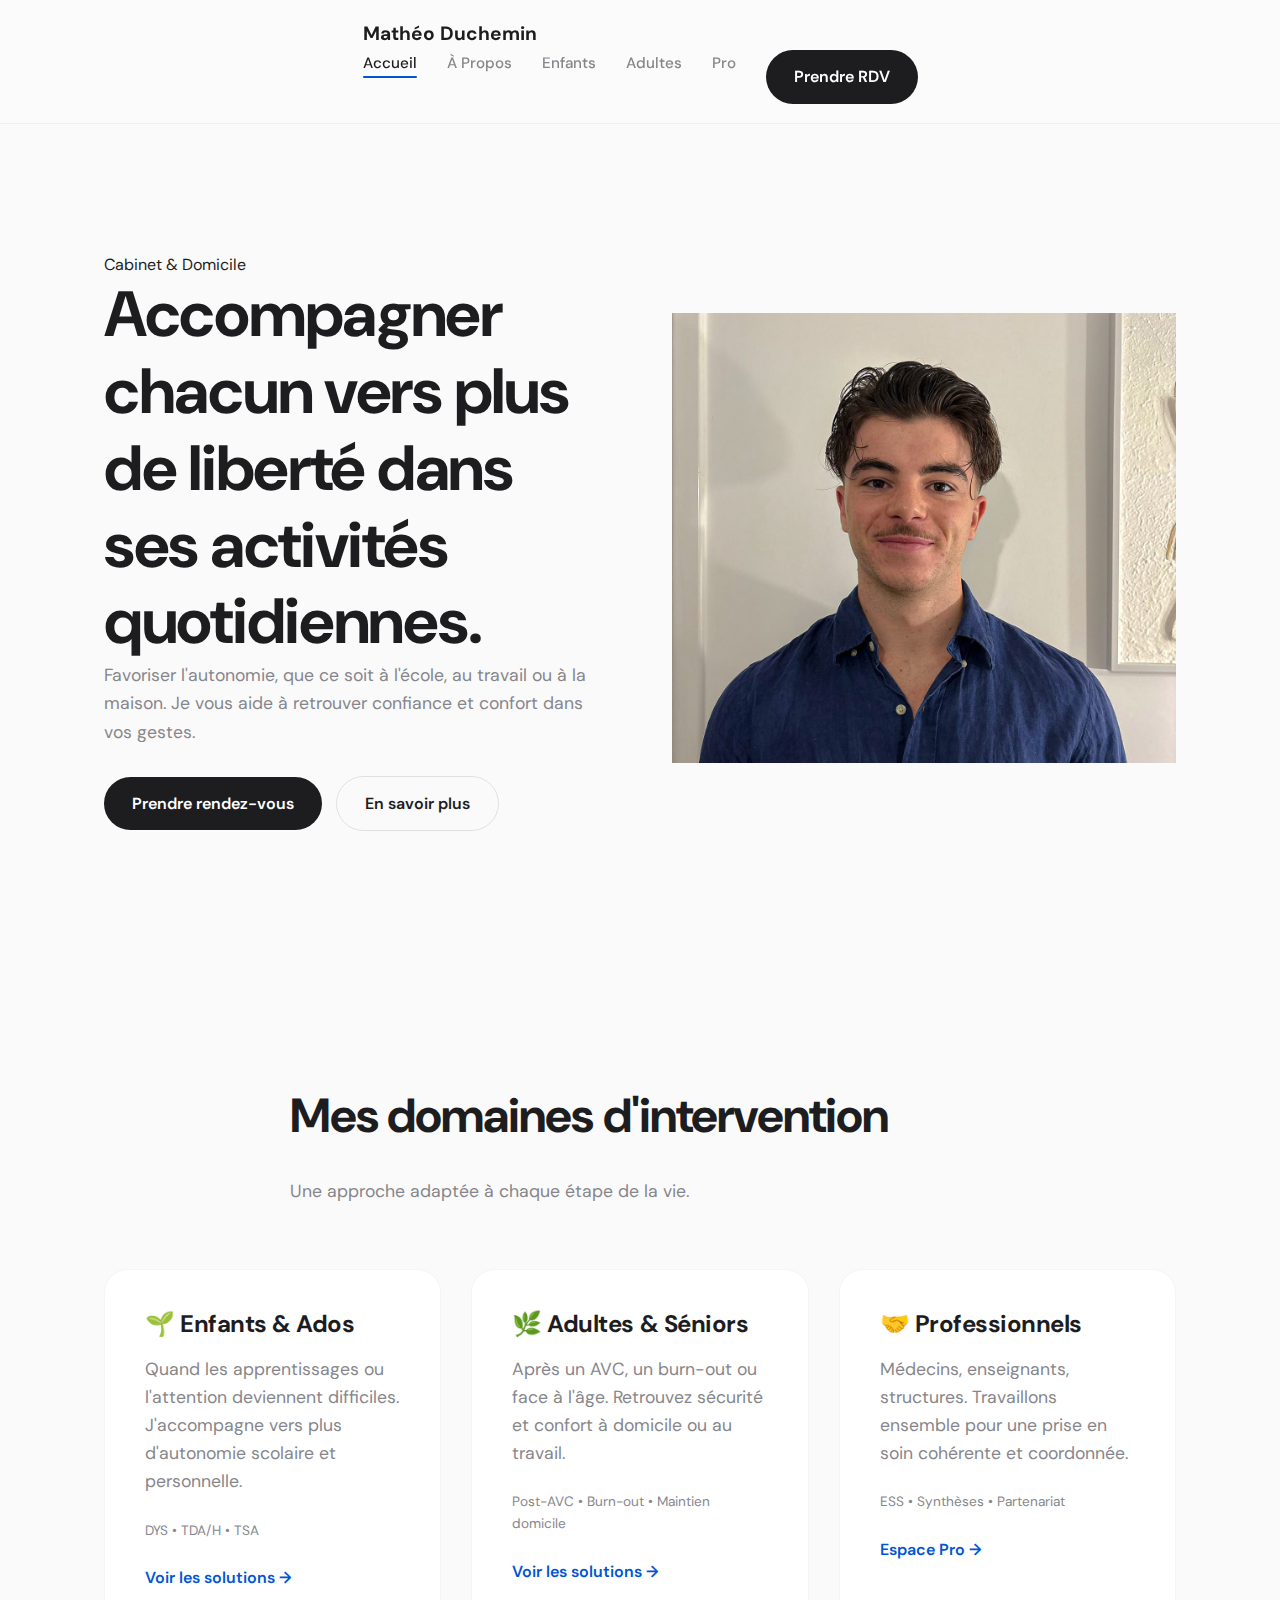
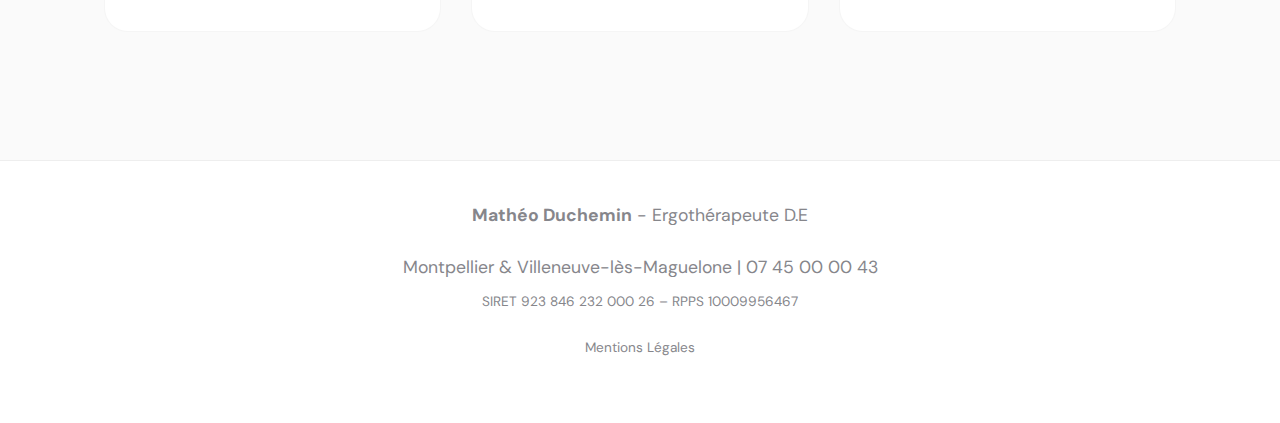
<file: index.html>
<!DOCTYPE html>
<html lang="fr">
<head>
    <meta charset="UTF-8">
    <meta name="viewport" content="width=device-width, initial-scale=1.0">
    <title>Mathéo Duchemin | Ergothérapeute à Montpellier</title>
    <meta name="description" content="Cabinet d'ergothérapie à Montpellier et Villeneuve-lès-Maguelone. Bilan et rééducation pour enfants et adultes. Prenez rendez-vous en ligne.">
    <meta name="robots" content="index, follow">
    
    <link rel="icon" type="image/png" href="/favicon.png">
    <link rel="shortcut icon" href="/favicon.png">
    <link rel="apple-touch-icon" href="/favicon.png">
    
    <link href="https://fonts.googleapis.com/css2?family=DM+Sans:wght@400;500;700&display=swap" rel="stylesheet">
    <link rel="stylesheet" href="style.css">
</head>
<body>

    <nav class="navbar">
        <div class="container nav-container">
            <div class="brand"><a href="index.html">Mathéo Duchemin</a></div>
            <ul class="nav-menu">
                <li><a href="index.html" class="nav-link active">Accueil</a></li>
                <li><a href="a-propos.html" class="nav-link">À Propos</a></li>
                <li><a href="enfants.html" class="nav-link">Enfants</a></li>
                <li><a href="adultes.html" class="nav-link">Adultes</a></li>
                <li><a href="pros.html" class="nav-link">Pro</a></li>
                <li><a href="contact.html" class="btn btn-primary">Prendre RDV</a></li>
            </ul>
        </div>
    </nav>

    <section class="section-padding">
        <div class="container grid-2">
            <div class="hero-content">
                <span class="hero-tag">Cabinet & Domicile</span>
                <h1>Accompagner chacun vers plus de liberté dans ses activités quotidiennes.</h1>
                <p>Favoriser l'autonomie, que ce soit à l'école, au travail ou à la maison. Je vous aide à retrouver confiance et confort dans vos gestes.</p>
                <div style="margin-top: 30px;">
                    <a href="contact.html" class="btn btn-primary">Prendre rendez-vous</a>
                    <a href="a-propos.html" class="btn btn-outline" style="margin-left: 10px;">En savoir plus</a>
                </div>
            </div>
            <div class="hero-image">
                <img src="matheo-photo.jpg" alt="Mathéo Duchemin Ergothérapeute" style="width: 100%; height: 100%; max-height: 450px; object-fit: cover; object-position: center 30%;">
            </div>
        </div>
    </section>

    <section class="section-padding bg-beige">
        <div class="container">
            <div class="text-center" style="max-width: 700px; margin: 0 auto 50px auto;">
                <h2>Mes domaines d'intervention</h2>
                <p>Une approche adaptée à chaque étape de la vie.</p>
            </div>
            
            <div class="grid-3">
                <div class="card">
                    <h3>🌱 Enfants & Ados</h3>
                    <p>Quand les apprentissages ou l'attention deviennent difficiles. J'accompagne vers plus d'autonomie scolaire et personnelle.</p>
                    <p class="text-muted" style="font-size: 0.85rem;">DYS • TDA/H • TSA</p>
                    <a href="enfants.html" style="margin-top: auto; color: var(--color-primary); font-weight: 600;">Voir les solutions →</a>
                </div>

                <div class="card">
                    <h3>🌿 Adultes & Séniors</h3>
                    <p>Après un AVC, un burn-out ou face à l'âge. Retrouvez sécurité et confort à domicile ou au travail.</p>
                    <p class="text-muted" style="font-size: 0.85rem;">Post-AVC • Burn-out • Maintien domicile</p>
                    <a href="adultes.html" style="margin-top: auto; color: var(--color-primary); font-weight: 600;">Voir les solutions →</a>
                </div>

                <div class="card">
                    <h3>🤝 Professionnels</h3>
                    <p>Médecins, enseignants, structures. Travaillons ensemble pour une prise en soin cohérente et coordonnée.</p>
                    <p class="text-muted" style="font-size: 0.85rem;">ESS • Synthèses • Partenariat</p>
                    <a href="pros.html" style="margin-top: auto; color: var(--color-primary); font-weight: 600;">Espace Pro →</a>
                </div>
            </div>
        </div>
    </section>

    <footer style="background-color: white; border-top: 1px solid #eee; padding: 40px 0; text-align: center;">
        <div class="container">
            <p><strong>Mathéo Duchemin</strong> - Ergothérapeute D.E</p>
            <p style="margin: 10px 0;">Montpellier & Villeneuve-lès-Maguelone | 07 45 00 00 43</p>
            <p class="text-muted" style="font-size: 0.85rem;">SIRET 923 846 232 000 26 – RPPS 10009956467</p>
            <p class="text-muted" style="font-size: 0.85rem; margin-top: 10px;"><a href="mentions.html">Mentions Légales</a></p>
        </div>
    </footer>

</body>

</html>
</file>
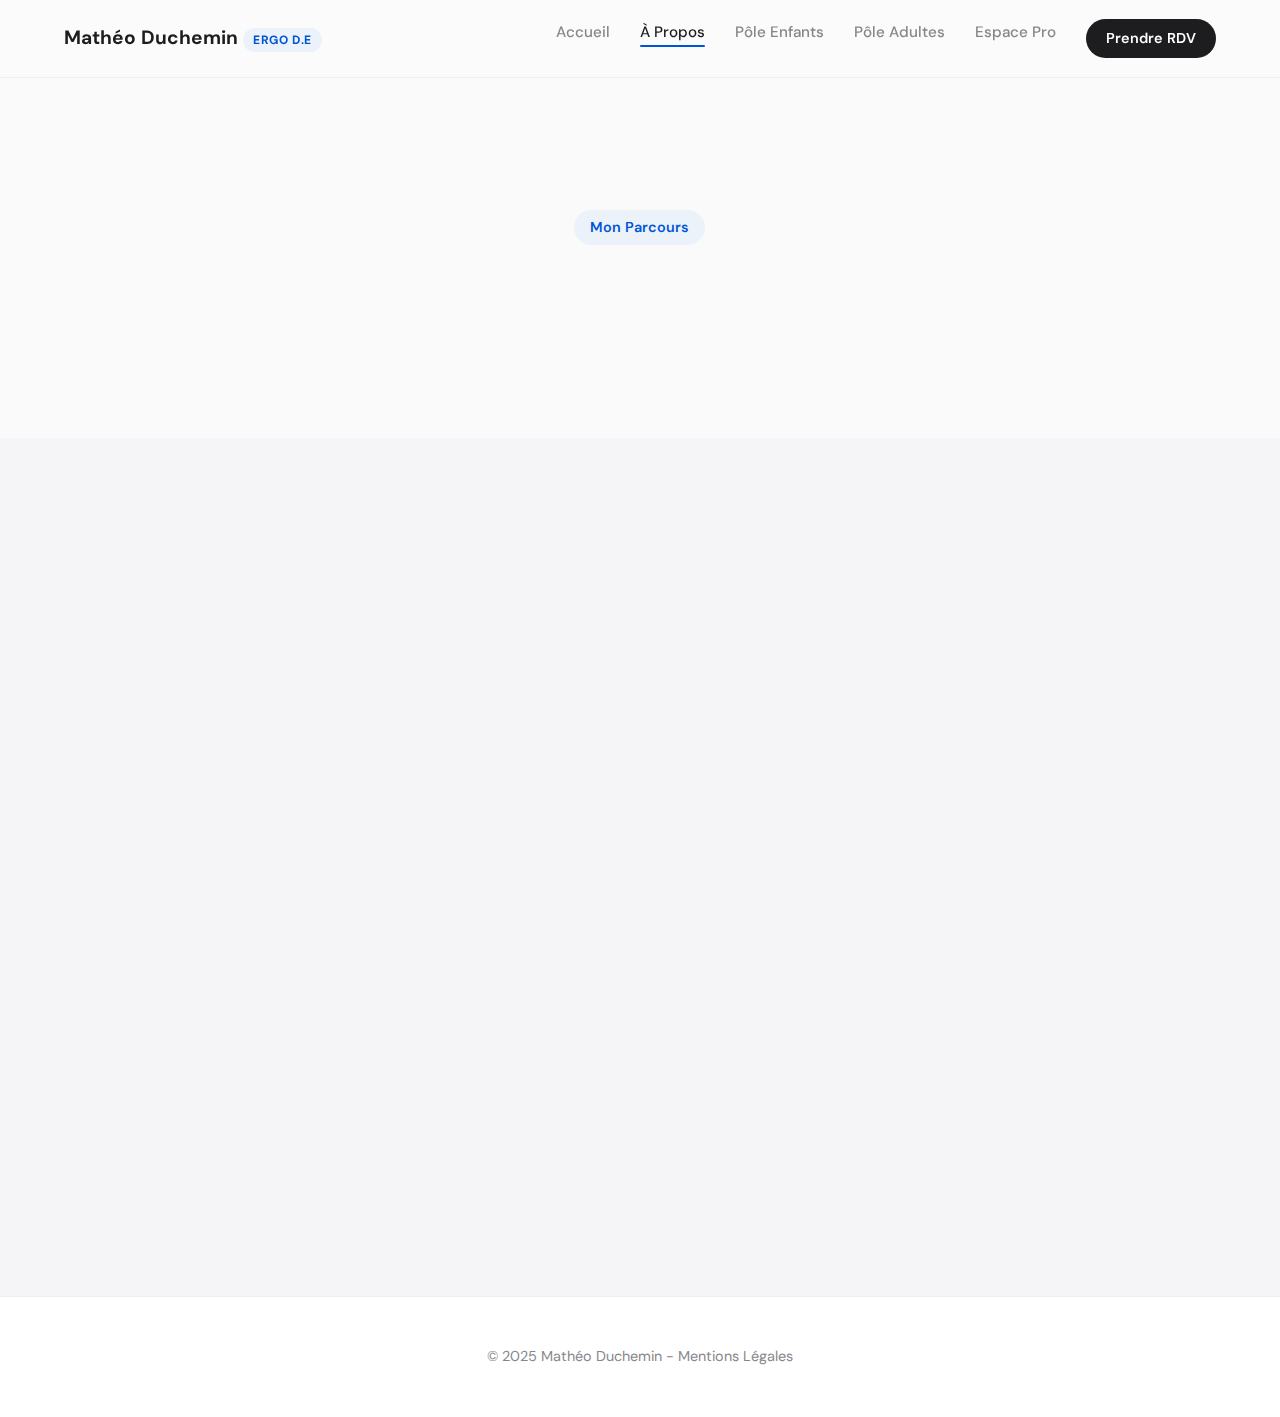
<file: a-propos.html>
<!DOCTYPE html>
<html lang="fr">
<head>
    <meta charset="UTF-8">
    <meta name="viewport" content="width=device-width, initial-scale=1.0">
    <title>À Propos | Mathéo Duchemin</title>
    <link href="https://fonts.googleapis.com/css2?family=DM+Sans:wght@400;500;700&display=swap" rel="stylesheet">
    <link rel="stylesheet" href="style.css">
</head>
<body>

    <nav class="navbar">
        <div class="brand"><a href="index.html">Mathéo Duchemin <span>Ergo D.E</span></a></div>
        <ul class="nav-menu">
            <li><a href="index.html" class="nav-link">Accueil</a></li>
            <li><a href="a-propos.html" class="nav-link active">À Propos</a></li>
            <li><a href="enfants.html" class="nav-link">Pôle Enfants</a></li>
            <li><a href="adultes.html" class="nav-link">Pôle Adultes</a></li>
            <li><a href="pros.html" class="nav-link">Espace Pro</a></li>
            <li><a href="contact.html" class="btn btn-primary" style="padding: 8px 20px; font-size: 0.9rem;">Prendre RDV</a></li>
        </ul>
    </nav>

    <header class="hero" style="min-height: 40vh; padding-top: 120px; padding-bottom: 60px;">
        <div class="container" style="text-align: center;">
            <span class="badge-intro">Mon Parcours</span>
            <h1 class="animate-in">L'ergothérapie par l'humain.</h1>
            <p class="animate-in delay-1" style="max-width: 600px; margin: 0 auto;">
                "Je ne traite pas une pathologie, j'accompagne une personne."
            </p>
        </div>
    </header>

    <section class="section-padding bg-light">
        <div class="container">
            <div class="grid-2">
                <div class="animate-in delay-2">
                    <div class="animate-in delay-2" style="height: 600px; border-radius: 24px; box-shadow: 0 12px 24px rgba(0,0,0,0.06);">
    <img src="matheo-photo.jpg" alt="Mathéo Duchemin" style="width: 100%; height: 100%; object-fit: cover; border-radius: 24px;">
</div>
                </div>

                <div class="animate-in delay-3">
                    <h3>Qui suis-je ?</h3>
                    <p>Mathéo Duchemin je suis Ergothérapeute D.E. j'exerce à Villeneuve-lès-Maguelone  
761 boulevard des Salins, en collaboration dans Cabinet de Thierry Eeckhout . mais j'exerce aussi à Montpellier dans la zone nord à mon compte en déplacement à domicile et dans les ecoles colllége lycee.</p>
                    
                    <div class="card" style="margin-top: 30px; padding: 30px;">
                        <h4 style="margin-bottom: 15px; display: flex; align-items: center; gap: 10px;">
                            🎯 Mon Approche
                        </h4>
                        <ul style="list-style: none; padding: 0;">
                            <li style="margin-bottom: 15px; padding-left: 15px; border-left: 3px solid var(--color-primary);">
                                <strong>Globale :</strong> Prise en compte de vos capacités et de vos projets.
                            </li>
                            <li style="margin-bottom: 15px; padding-left: 15px; border-left: 3px solid var(--color-accent);">
                                <strong>Écologique :</strong> J'interviens là où vous vivez (domicile, école, travail).
                            </li>
                            <li style="margin-bottom: 0; padding-left: 15px; border-left: 3px solid var(--color-success);">
                                <strong>Collaborative :</strong> Lien constant avec médecins, orthophonistes et enseignants.
                            </li>
                        </ul>
                    </div>

                    <div style="margin-top: 30px;">
                        <strong>📍 Zone d'intervention :</strong><br>
                        Exercice en libéral à Montpellier. Déplacements à domicile ou en milieu scolaire.
                    </div>
                </div>
            </div>
        </div>
    </section>

    <footer style="background: white; border-top: 1px solid #eee; padding: 3rem 5%;">
        <div class="container" style="text-align: center; color: var(--color-text-muted); font-size: 0.9rem;">
            &copy; 2025 Mathéo Duchemin - <a href="mentions.html">Mentions Légales</a>
        </div>
    </footer>
</body>
</html>
</file>
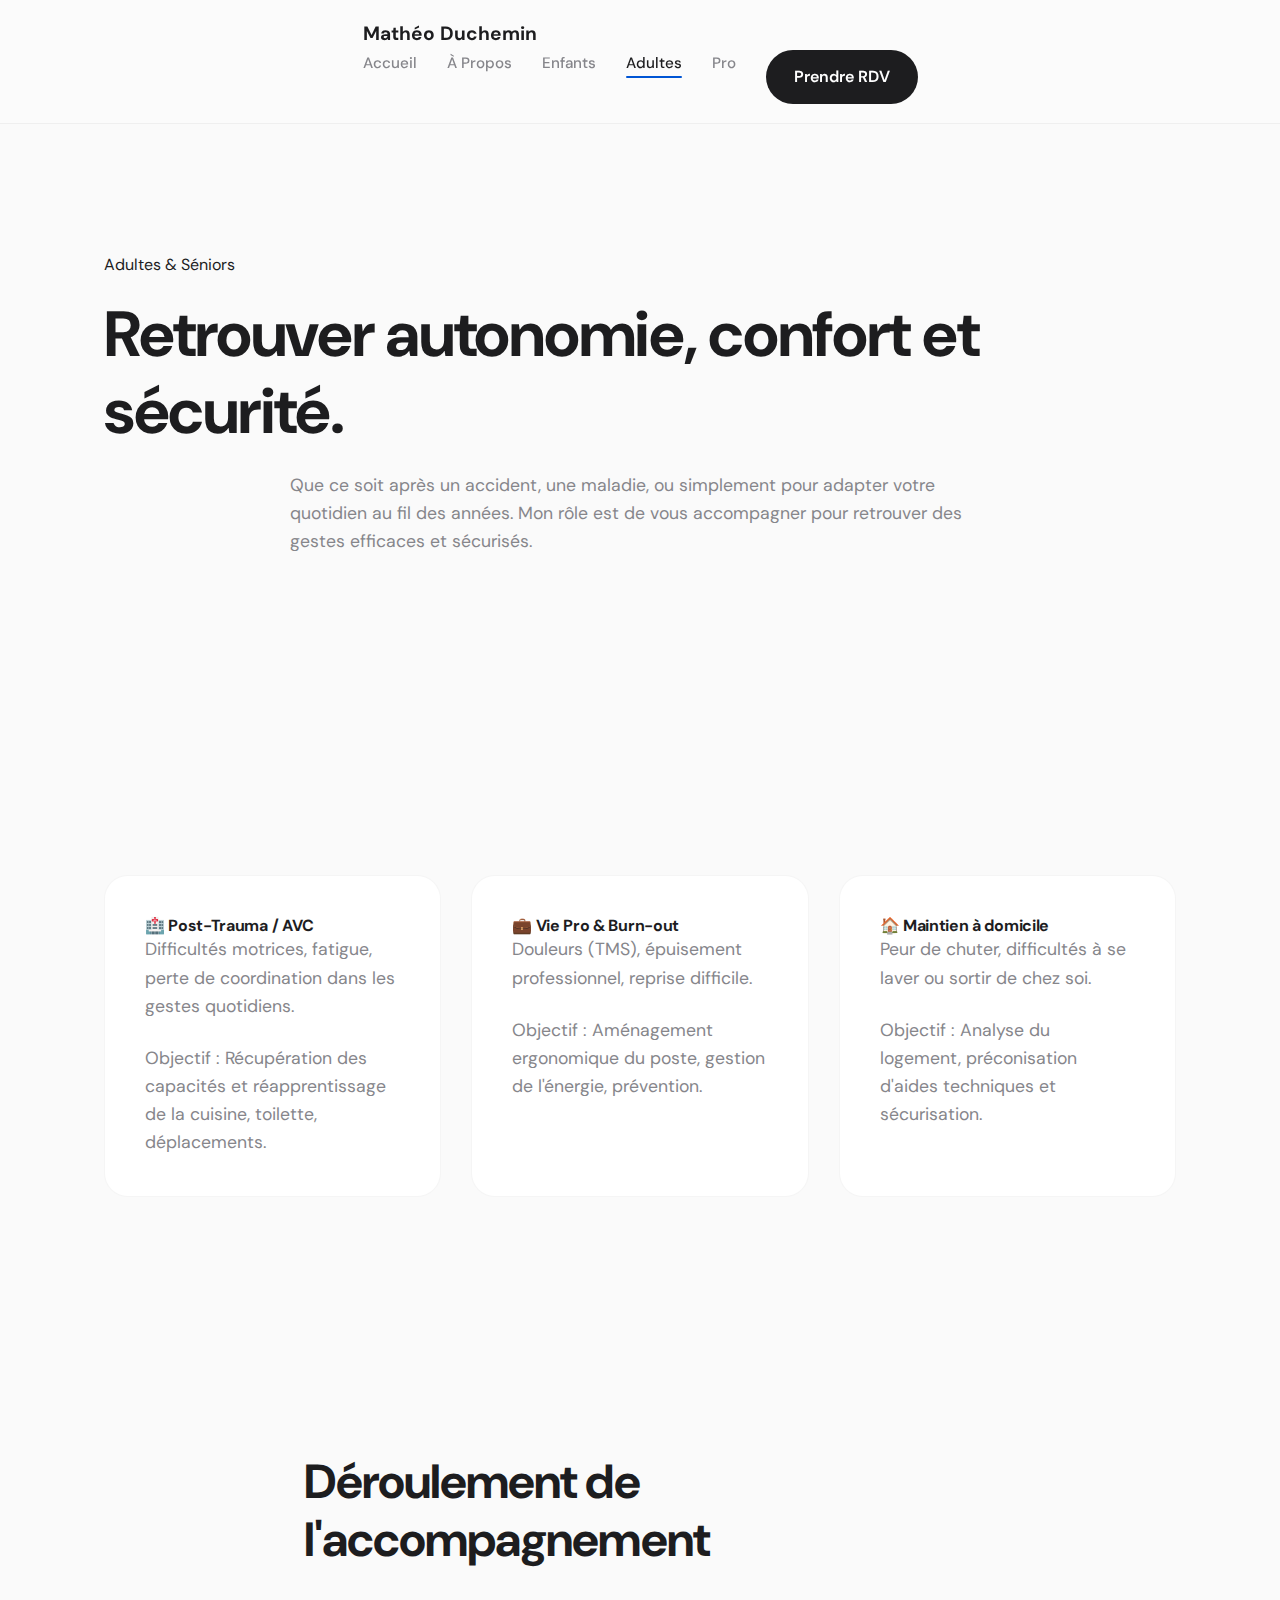
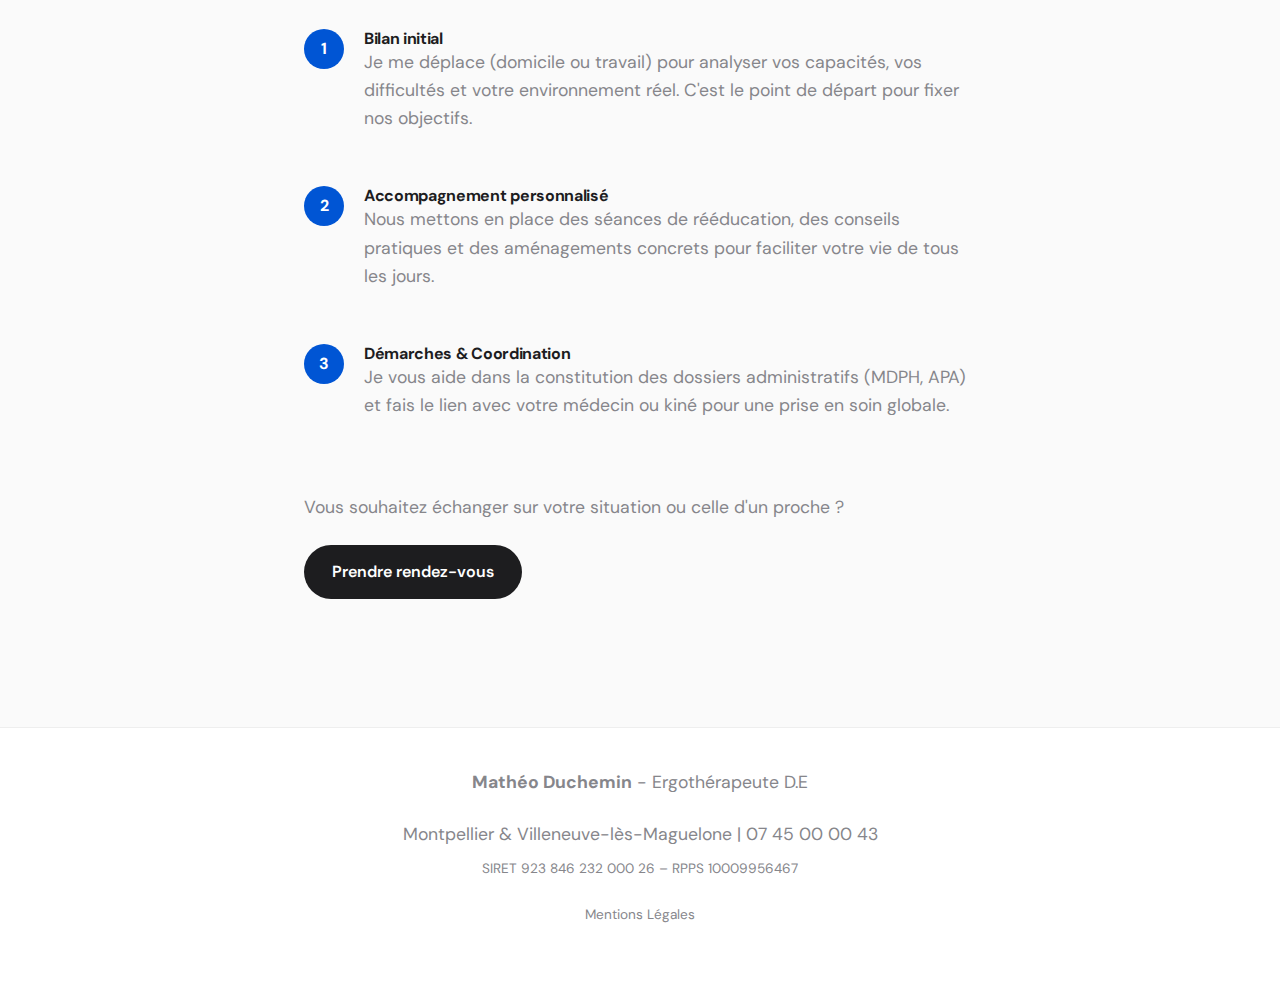
<file: adultes.html>
<!DOCTYPE html>
<html lang="fr">
<head>
    <meta charset="UTF-8">
    <meta name="viewport" content="width=device-width, initial-scale=1.0">
    <title>Adultes & Séniors | Mathéo Duchemin</title>
    <link href="https://fonts.googleapis.com/css2?family=DM+Sans:wght@400;500;700&display=swap" rel="stylesheet">
    <link rel="stylesheet" href="style.css">
    <title>Mathéo Duchemin | Ergothérapeute Montpellier</title> <meta name="description" content="Cabinet d'ergothérapie à Montpellier et Villeneuve-lès-Maguelone. Bilan et rééducation pour enfants et adultes. Prenez rendez-vous en ligne."> <meta name="robots" content="index, follow"> <link rel="icon" type="image/png" href="favicon.png"> <link rel="apple-touch-icon" href="favicon.png">
</head>
<body>

    <nav class="navbar">
        <div class="container nav-container">
            <div class="brand"><a href="index.html">Mathéo Duchemin</a></div>
            <ul class="nav-menu">
                <li><a href="index.html" class="nav-link">Accueil</a></li>
                <li><a href="a-propos.html" class="nav-link">À Propos</a></li>
                <li><a href="enfants.html" class="nav-link">Enfants</a></li>
                <li><a href="adultes.html" class="nav-link active">Adultes</a></li>
                <li><a href="pros.html" class="nav-link">Pro</a></li>
                <li><a href="contact.html" class="btn btn-primary">Prendre RDV</a></li>
            </ul>
        </div>
    </nav>

    <header class="section-padding text-center">
        <div class="container">
            <span class="hero-tag">Adultes & Séniors</span>
            <h1 style="margin: 20px 0;">Retrouver autonomie, confort et sécurité.</h1>
            <p style="max-width: 700px; margin: 0 auto;">
                Que ce soit après un accident, une maladie, ou simplement pour adapter votre quotidien au fil des années. 
                Mon rôle est de vous accompagner pour retrouver des gestes efficaces et sécurisés.
            </p>
        </div>
    </header>

    <section class="section-padding bg-beige">
        <div class="container grid-3">
            <div class="card">
                <h4>🏥 Post-Trauma / AVC</h4>
                <p>Difficultés motrices, fatigue, perte de coordination dans les gestes quotidiens.</p>
                <p class="text-muted" style="margin-bottom: 0;">Objectif : Récupération des capacités et réapprentissage de la cuisine, toilette, déplacements.</p>
            </div>

            <div class="card">
                <h4>💼 Vie Pro & Burn-out</h4>
                <p>Douleurs (TMS), épuisement professionnel, reprise difficile.</p>
                <p class="text-muted" style="margin-bottom: 0;">Objectif : Aménagement ergonomique du poste, gestion de l'énergie, prévention.</p>
            </div>

            <div class="card">
                <h4>🏠 Maintien à domicile</h4>
                <p>Peur de chuter, difficultés à se laver ou sortir de chez soi.</p>
                <p class="text-muted" style="margin-bottom: 0;">Objectif : Analyse du logement, préconisation d'aides techniques et sécurisation.</p>
            </div>
        </div>
    </section>

    <section class="section-padding">
        <div class="container" style="max-width: 800px;">
            <h2 class="text-center">Déroulement de l'accompagnement</h2>
            <p class="text-center text-muted" style="margin-bottom: 60px;"></p>
            
            <div style="margin-top: 40px;">
                <div style="display: flex; gap: 20px; margin-bottom: 30px; align-items: flex-start;">
                    <div style="background: var(--color-primary); color: white; width: 40px; height: 40px; border-radius: 50%; display: flex; align-items: center; justify-content: center; flex-shrink: 0; font-weight: bold;">1</div>
                    <div>
                        <h4>Bilan initial</h4>
                        <p>Je me déplace (domicile ou travail) pour analyser vos capacités, vos difficultés et votre environnement réel. C'est le point de départ pour fixer nos objectifs.</p>
                    </div>
                </div>

                <div style="display: flex; gap: 20px; margin-bottom: 30px; align-items: flex-start;">
                    <div style="background: var(--color-primary); color: white; width: 40px; height: 40px; border-radius: 50%; display: flex; align-items: center; justify-content: center; flex-shrink: 0; font-weight: bold;">2</div>
                    <div>
                        <h4>Accompagnement personnalisé</h4>
                        <p>Nous mettons en place des séances de rééducation, des conseils pratiques et des aménagements concrets pour faciliter votre vie de tous les jours.</p>
                    </div>
                </div>

                <div style="display: flex; gap: 20px; margin-bottom: 30px; align-items: flex-start;">
                    <div style="background: var(--color-primary); color: white; width: 40px; height: 40px; border-radius: 50%; display: flex; align-items: center; justify-content: center; flex-shrink: 0; font-weight: bold;">3</div>
                    <div>
                        <h4>Démarches & Coordination</h4>
                        <p>Je vous aide dans la constitution des dossiers administratifs (MDPH, APA) et fais le lien avec votre médecin ou kiné pour une prise en soin globale.</p>
                    </div>
                </div>
            </div>

            <div class="text-center" style="margin-top: 50px;">
                <p>Vous souhaitez échanger sur votre situation ou celle d'un proche ?</p>
                <a href="contact.html" class="btn btn-primary">Prendre rendez-vous</a>
            </div>
        </div>
    </section>

    <footer style="background-color: white; border-top: 1px solid #eee; padding: 40px 0; text-align: center;">
        <div class="container">
            <p><strong>Mathéo Duchemin</strong> - Ergothérapeute D.E</p>
            <p style="margin: 10px 0;">Montpellier & Villeneuve-lès-Maguelone | 07 45 00 00 43</p>
            <p class="text-muted" style="font-size: 0.85rem;">SIRET 923 846 232 000 26 – RPPS 10009956467</p>
            <p class="text-muted" style="font-size: 0.85rem; margin-top: 10px;"><a href="mentions.html">Mentions Légales</a></p>
        </div>
    </footer>
</body>

</html>
</file>
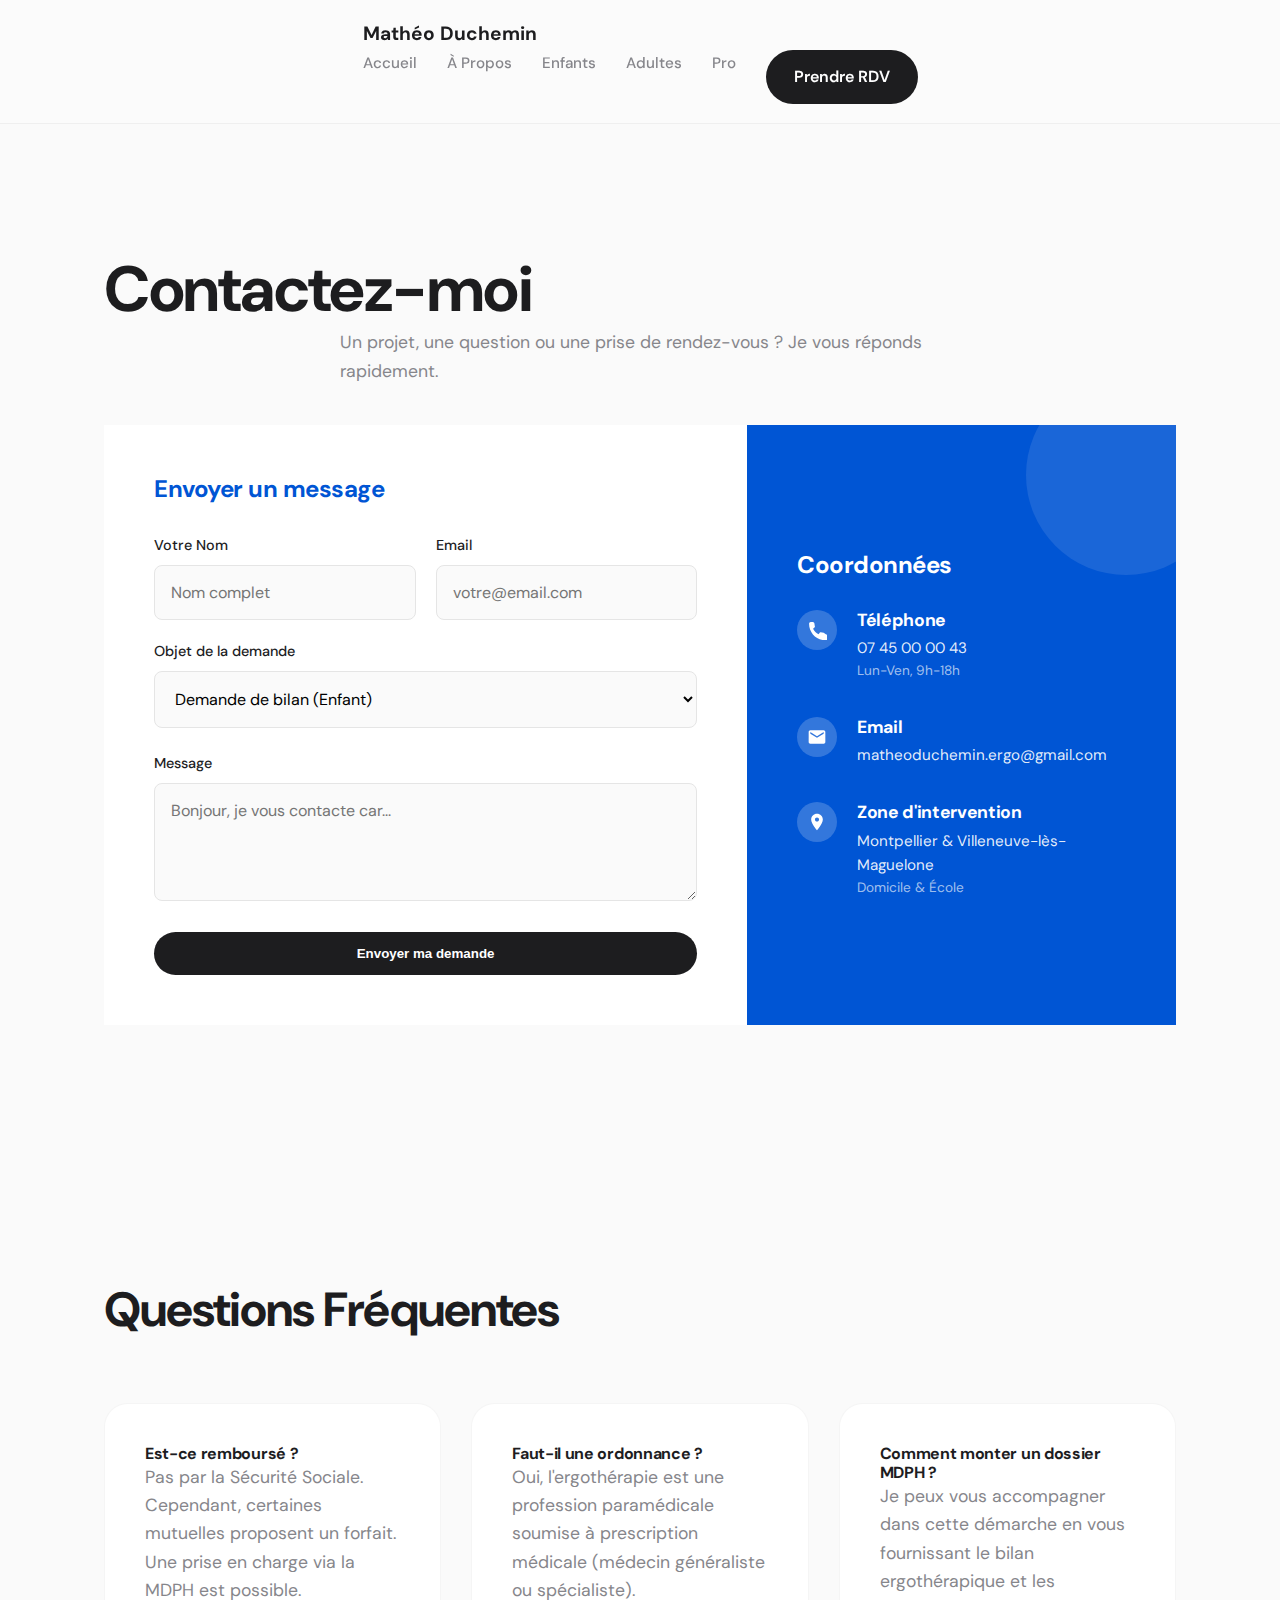
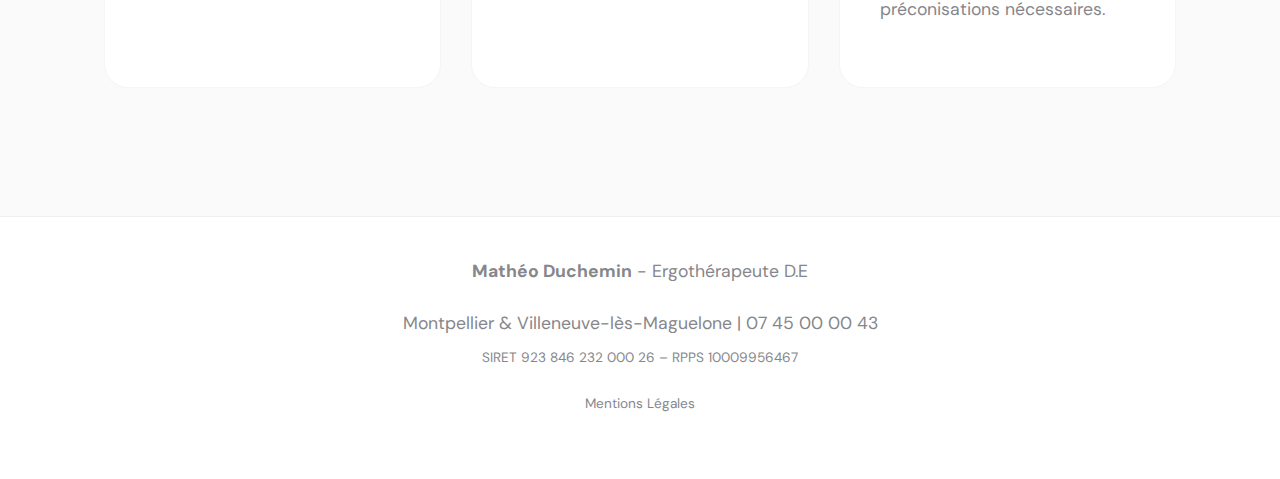
<file: contact.html>
<!DOCTYPE html>
<html lang="fr">
<head>
    <meta charset="UTF-8">
    <meta name="viewport" content="width=device-width, initial-scale=1.0">
    <title>Contact | Mathéo Duchemin</title>
    <link href="https://fonts.googleapis.com/css2?family=DM+Sans:wght@400;500;700&display=swap" rel="stylesheet">
    <link rel="stylesheet" href="style.css">
    <style>
        /* CSS SPÉCIFIQUE : LA CARTE CONTACT UNIFIÉE */
        
        /* Le conteneur global qui lie les deux parties */
        .contact-wrapper {
            background: white;
            border-radius: var(--radius-card);
            box-shadow: var(--shadow-soft);
            display: grid;
            grid-template-columns: 1.2fr 0.8fr; /* Formulaire un peu plus large */
            overflow: hidden; /* Important pour garder les coins arrondis avec le fond vert */
            min-height: 550px;
        }

        /* Partie GAUCHE : Le Formulaire (Fond Blanc) */
        .contact-form-side {
            padding: 50px;
        }

        /* Partie DROITE : Les Infos (Fond Vert Sauge) */
        .contact-info-side {
            background-color: var(--color-primary);
            color: white;
            padding: 50px;
            display: flex;
            flex-direction: column;
            justify-content: center;
            position: relative;
        }

        /* Décoration subtile sur le fond vert */
        .contact-info-side::before {
            content: '';
            position: absolute;
            top: -50px; right: -50px;
            width: 200px; height: 200px;
            background: rgba(255,255,255,0.1);
            border-radius: 50%;
        }

        /* Design des items info (sur fond vert) */
        .info-item {
            display: flex;
            align-items: flex-start;
            gap: 20px;
            margin-bottom: 35px;
        }
        
        .info-item:last-child { margin-bottom: 0; }

        .info-icon {
            width: 40px; height: 40px;
            background: rgba(255,255,255,0.2);
            border-radius: 50%;
            display: flex;
            align-items: center;
            justify-content: center;
            flex-shrink: 0;
        }

        .info-icon svg {
            width: 20px; height: 20px;
            fill: white;
        }

        .info-content h4 {
            color: white; /* Force le blanc pour les titres sur fond vert */
            margin-bottom: 5px;
            font-size: 1.1rem;
        }
        
        .info-content p {
            color: rgba(255,255,255,0.9);
            margin: 0;
            font-size: 0.95rem;
        }

        /* Responsive Mobile */
        @media (max-width: 900px) {
            .contact-wrapper { grid-template-columns: 1fr; }
            .contact-form-side, .contact-info-side { padding: 30px; }
            .contact-info-side { min-height: auto; }
        }
    </style>
</head>
<body>

    <nav class="navbar">
        <div class="container nav-container">
            <div class="brand"><a href="index.html">Mathéo Duchemin</a></div>
            <ul class="nav-menu">
                <li><a href="index.html" class="nav-link">Accueil</a></li>
                <li><a href="a-propos.html" class="nav-link">À Propos</a></li>
                <li><a href="enfants.html" class="nav-link">Enfants</a></li>
                <li><a href="adultes.html" class="nav-link">Adultes</a></li>
                <li><a href="pros.html" class="nav-link">Pro</a></li>
                <li><a href="contact.html" class="btn btn-primary active">Prendre RDV</a></li>
            </ul>
        </div>
    </nav>

    <header class="section-padding text-center" style="padding-bottom: 40px;">
        <div class="container">
            <h1>Contactez-moi</h1>
            <p style="max-width: 600px; margin: 0 auto;">Un projet, une question ou une prise de rendez-vous ? Je vous réponds rapidement.</p>
        </div>
    </header>

    <section class="section-padding" style="padding-top: 0;">
        <div class="container">
            
            <div class="contact-wrapper">
                
                <div class="contact-form-side">
                    <h3 style="margin-bottom: 30px; color: var(--color-primary);">Envoyer un message</h3>
                    
                    <form action="https://formspree.io/f/xnnebnqv" method="POST">
                        
                        <div class="grid-2" style="gap: 20px; grid-template-columns: 1fr 1fr; margin-bottom: 20px;">
                            <div class="form-group" style="margin:0;">
                                <label class="form-label">Votre Nom</label>
                                <input type="text" name="nom" class="form-input" placeholder="Nom complet" required>
                            </div>
                            <div class="form-group" style="margin:0;">
                                <label class="form-label">Email</label>
                                <input type="email" name="email" class="form-input" placeholder="votre@email.com" required>
                            </div>
                        </div>

                        <div class="form-group">
                            <label class="form-label">Objet de la demande</label>
                            <select name="objet" class="form-input">
                                <option>Demande de bilan (Enfant)</option>
                                <option>Demande de bilan (Adulte)</option>
                                <option>Collaboration professionnelle</option>
                                <option>Autre question</option>
                            </select>
                        </div>

                        <div class="form-group">
                            <label class="form-label">Message</label>
                            <textarea name="message" class="form-input" rows="4" placeholder="Bonjour, je vous contacte car..." required></textarea>
                        </div>

                        <button type="submit" class="btn btn-primary" style="width: 100%;">Envoyer ma demande</button>
                    </form>
                    </div>

                <div class="contact-info-side">
                    <h3 style="color: white; margin-bottom: 30px;">Coordonnées</h3>
                    
                    <div class="info-item">
                        <div class="info-icon">
                            <svg xmlns="http://www.w3.org/2000/svg" viewBox="0 0 24 24"><path d="M20.01 15.38c-1.23 0-2.42-.2-3.53-.56a.977.977 0 0 0-1.01.24l-1.57 1.97c-2.83-1.49-5.15-3.8-6.62-6.62l1.97-1.57c.23-.24.31-.56.24-1.01a17.67 17.67 0 0 1-.56-3.53c-.05-.52-.5-1.92-1.92-1.92H4.5c-1.1 0-2 .9-2 2 0 11.03 8.97 20 20 20 1.1 0 2-.9 2-2v-3.51c.06-1.42-1.34-1.48-1.49-1.48z"/></svg>
                        </div>
                        <div class="info-content">
                            <h4>Téléphone</h4>
                            <p>07 45 00 00 43</p>
                            <p style="opacity: 0.7; font-size: 0.85rem;">Lun-Ven, 9h-18h</p>
                        </div>
                    </div>

                    <div class="info-item">
                        <div class="info-icon">
                            <svg xmlns="http://www.w3.org/2000/svg" viewBox="0 0 24 24"><path d="M20 4H4c-1.1 0-1.99.9-1.99 2L2 18c0 1.1.9 2 2 2h16c1.1 0 2-.9 2-2V6c0-1.1-.9-2-2-2zm0 4l-8 5-8-5V6l8 5 8-5v2z"/></svg>
                        </div>
                        <div class="info-content">
                            <h4>Email</h4>
                            <p>matheoduchemin.ergo@gmail.com</p>
                        </div>
                    </div>

                    <div class="info-item">
                        <div class="info-icon">
                            <svg xmlns="http://www.w3.org/2000/svg" viewBox="0 0 24 24"><path d="M12 2C8.13 2 5 5.13 5 9c0 5.25 7 13 7 13s7-7.75 7-13c0-3.87-3.13-7-7-7zm0 9.5c-1.38 0-2.5-1.12-2.5-2.5s1.12-2.5 2.5-2.5 2.5 1.12 2.5 2.5-1.12 2.5-2.5 2.5z"/></svg>
                        </div>
                        <div class="info-content">
                            <h4>Zone d'intervention</h4>
                            <p>Montpellier & Villeneuve-lès-Maguelone</p>
                            <p style="opacity: 0.7; font-size: 0.85rem;">Domicile & École</p>
                        </div>
                    </div>

                </div>
            </div>

        </div>
    </section>

    <section class="section-padding bg-beige">
        <div class="container">
            <h2 class="text-center" style="margin-bottom: 50px;">Questions Fréquentes</h2>
            <div class="grid-3">
                <div class="card">
                    <h4>Est-ce remboursé ?</h4>
                    <p class="text-muted">Pas par la Sécurité Sociale. Cependant, certaines mutuelles proposent un forfait. Une prise en charge via la MDPH est possible.</p>
                </div>
                <div class="card">
                    <h4>Faut-il une ordonnance ?</h4>
                    <p class="text-muted">Oui, l'ergothérapie est une profession paramédicale soumise à prescription médicale (médecin généraliste ou spécialiste).</p>
                </div>
                <div class="card">
                    <h4>Comment monter un dossier MDPH ?</h4>
                    <p class="text-muted">Je peux vous accompagner dans cette démarche en vous fournissant le bilan ergothérapique et les préconisations nécessaires.</p>
                </div>
            </div>
        </div>
    </section>

    <footer style="background-color: white; border-top: 1px solid #eee; padding: 40px 0; text-align: center;">
        <div class="container">
            <p><strong>Mathéo Duchemin</strong> - Ergothérapeute D.E</p>
            <p style="margin: 10px 0;">Montpellier & Villeneuve-lès-Maguelone | 07 45 00 00 43</p>
            <p class="text-muted" style="font-size: 0.85rem;">SIRET 923 846 232 000 26 – RPPS 10009956467</p>
            <p class="text-muted" style="font-size: 0.85rem; margin-top: 10px;"><a href="mentions.html">Mentions Légales</a></p>
        </div>
    </footer>
</body>
</html>
</file>
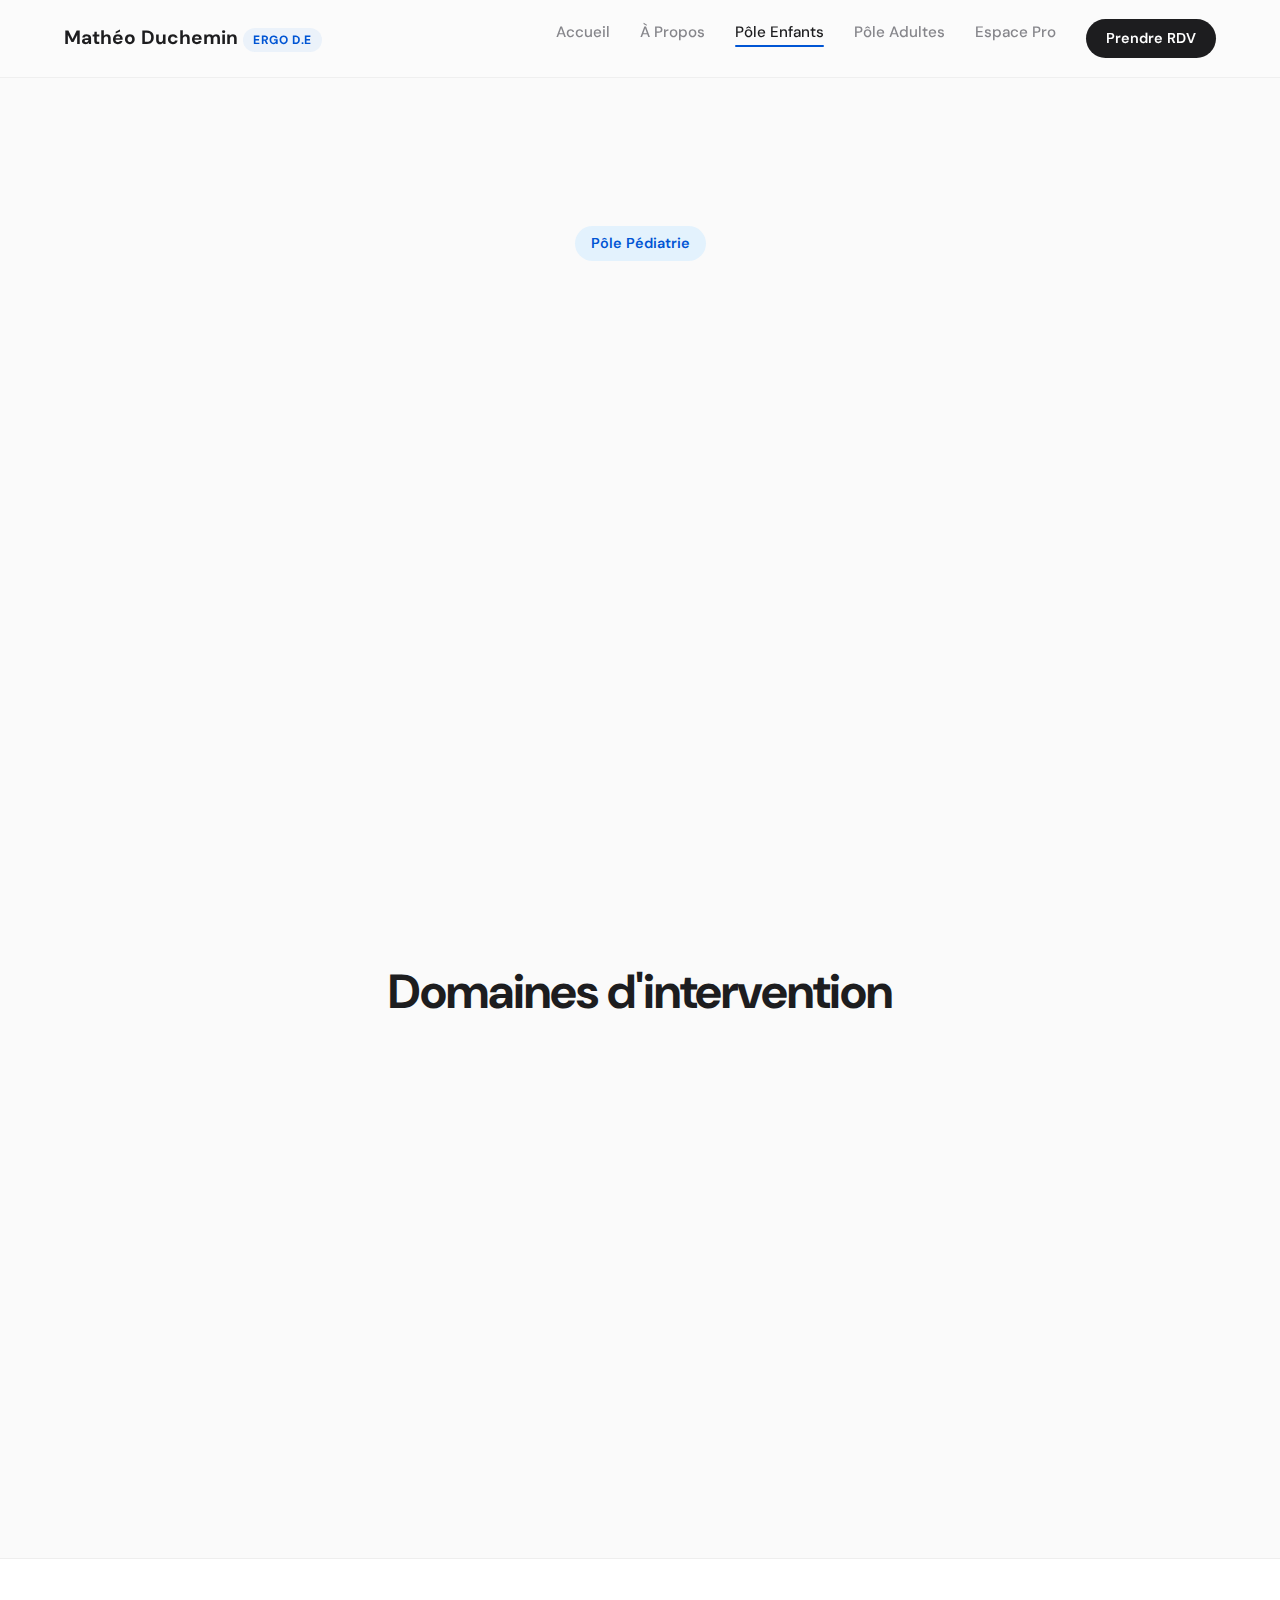
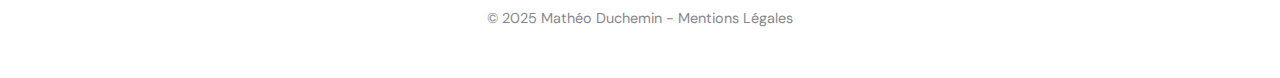
<file: enfants.html>
<!DOCTYPE html>
<html lang="fr">
<head>
    <meta charset="UTF-8">
    <meta name="viewport" content="width=device-width, initial-scale=1.0">
    <title>Enfants & Ados | Mathéo Duchemin</title>
    <link href="https://fonts.googleapis.com/css2?family=DM+Sans:wght@400;500;700&display=swap" rel="stylesheet">
    <link rel="stylesheet" href="style.css">
</head>
<body>

    <nav class="navbar">
        <div class="brand"><a href="index.html">Mathéo Duchemin <span>Ergo D.E</span></a></div>
        <ul class="nav-menu">
            <li><a href="index.html" class="nav-link">Accueil</a></li>
            <li><a href="a-propos.html" class="nav-link">À Propos</a></li>
            <li><a href="enfants.html" class="nav-link active">Pôle Enfants</a></li>
            <li><a href="adultes.html" class="nav-link">Pôle Adultes</a></li>
            <li><a href="pros.html" class="nav-link">Espace Pro</a></li>
            <li><a href="contact.html" class="btn btn-primary" style="padding: 8px 20px; font-size: 0.9rem;">Prendre RDV</a></li>
        </ul>
    </nav>

    <header class="hero" style="min-height: 40vh; padding-top: 120px;">
        <div class="container" style="text-align: center;">
            <span class="badge-intro" style="background: #E3F2FD; color: #0055D4;">Pôle Pédiatrie</span>
            <h1 class="animate-in">Développer le potentiel.</h1>
            <p class="animate-in delay-1" style="max-width: 600px; margin: 0 auto;">
                Accompagnement des troubles des apprentissages et du développement.
            </p>
        </div>
    </header>

    <section class="section-padding">
        <div class="container">
            <div class="card bg-light animate-in delay-2" style="margin-bottom: 60px; border: 2px solid rgba(0, 85, 212, 0.1);">
                <div class="grid-2">
                    <div>
                        <h3 style="color: var(--color-primary);">Le Bilan Ergothérapique</h3>
                        <p>C'est la première étape incontournable. Il permet d'objectiver les difficultés et de définir le plan de soin.</p>
                        <ul style="margin-top: 20px; font-size: 0.95rem; color: var(--color-text-main);">
                            <li style="margin-bottom: 10px;">📄 <strong>Entretien :</strong> Échange avec les parents et l'enfant.</li>
                            <li style="margin-bottom: 10px;">⏱️ <strong>Durée (2h00) :</strong> Passation de tests normés.</li>
                            <li style="margin-bottom: 10px;">📝 <strong>Compte-rendu :</strong> Remis sous 1 mois, essentiel pour la MDPH ou l'école.</li>
                        </ul>
                    </div>
                    <div style="display: flex; flex-direction: column; justify-content: center; align-items: center; background: white; padding: 30px; border-radius: var(--radius-md);">
                        <p style="text-align: center; margin-bottom: 20px;">Vous avez une ordonnance ?</p>
                        <a href="contact.html" class="btn btn-primary">Prendre RDV pour un bilan</a>
                    </div>
                </div>
            </div>

            <h2 style="text-align: center; margin-bottom: 40px;">Domaines d'intervention</h2>
            <div class="grid-3">
                <div class="card animate-in delay-3">
                    <div class="card-icon" style="background: #FFF3E0; color: #E65100;">✏️</div>
                    <h4>DYS & Dyspraxie</h4>
                    <p style="font-size: 0.9rem;">Écriture douloureuse, maladresse, lenteur, cahiers désorganisés.</p>
                    <div style="margin-top: 15px; padding-top: 15px; border-top: 1px solid #eee;">
                        <span style="font-size: 0.85rem; font-weight: 600; color: var(--color-primary);">Solution :</span>
                        <p style="font-size: 0.85rem; margin: 5px 0 0 0;">Rééducation du geste graphique ou apprentissage de l'outil informatique.</p>
                    </div>
                </div>

                <div class="card animate-in delay-3">
                    <div class="card-icon" style="background: #E8F5E9; color: #2E7D32;">⚡️</div>
                    <h4>TDA/H (Attention)</h4>
                    <p style="font-size: 0.9rem;">Impulsivité, agitation motrice, difficulté à maintenir l'attention.</p>
                    <div style="margin-top: 15px; padding-top: 15px; border-top: 1px solid #eee;">
                        <span style="font-size: 0.85rem; font-weight: 600; color: var(--color-primary);">Solution :</span>
                        <p style="font-size: 0.85rem; margin: 5px 0 0 0;">Aménagement de l'espace de travail, plannings visuels, timers
                            .</p>
                    </div>
                </div>

                <div class="card animate-in delay-3">
                    <div class="card-icon" style="background: #E1F5FE; color: #0277BD;">🧩</div>
                    <h4>Autisme (TSA)</h4>
                    <p style="font-size: 0.9rem;">Gestion des émotions, sélectivité sensorielle, communication.</p>
                    <div style="margin-top: 15px; padding-top: 15px; border-top: 1px solid #eee;">
                        <span style="font-size: 0.85rem; font-weight: 600; color: var(--color-primary);">Solution :</span>
                        <p style="font-size: 0.85rem; margin: 5px 0 0 0;">Routines visuelles, travail sur l'autonomie (repas, habillage).</p>
                    </div>
                </div>
            </div>
        </div>
    </section>

    <footer style="background: white; border-top: 1px solid #eee; padding: 3rem 5%;">
        <div class="container" style="text-align: center; color: var(--color-text-muted); font-size: 0.9rem;">
            &copy; 2025 Mathéo Duchemin - <a href="mentions.html">Mentions Légales</a>
        </div>
    </footer>
</body>

</html>
</file>
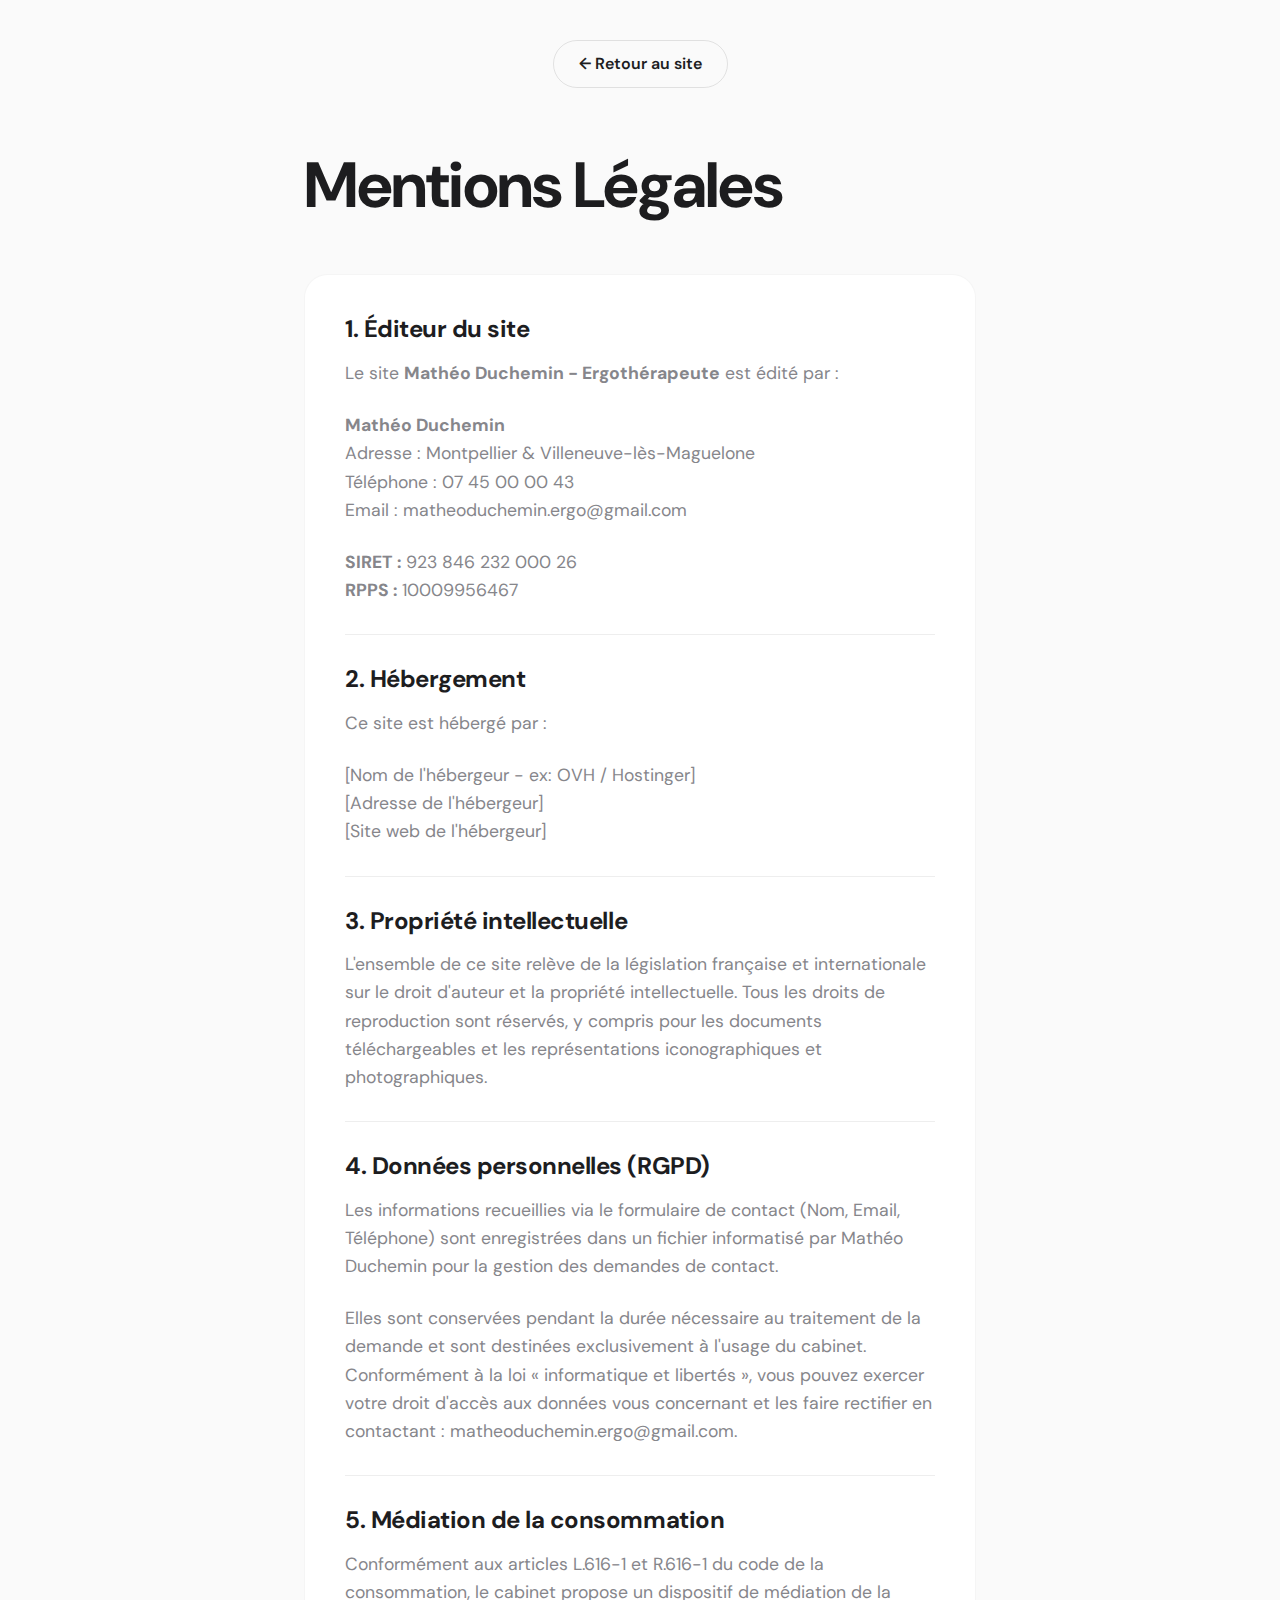
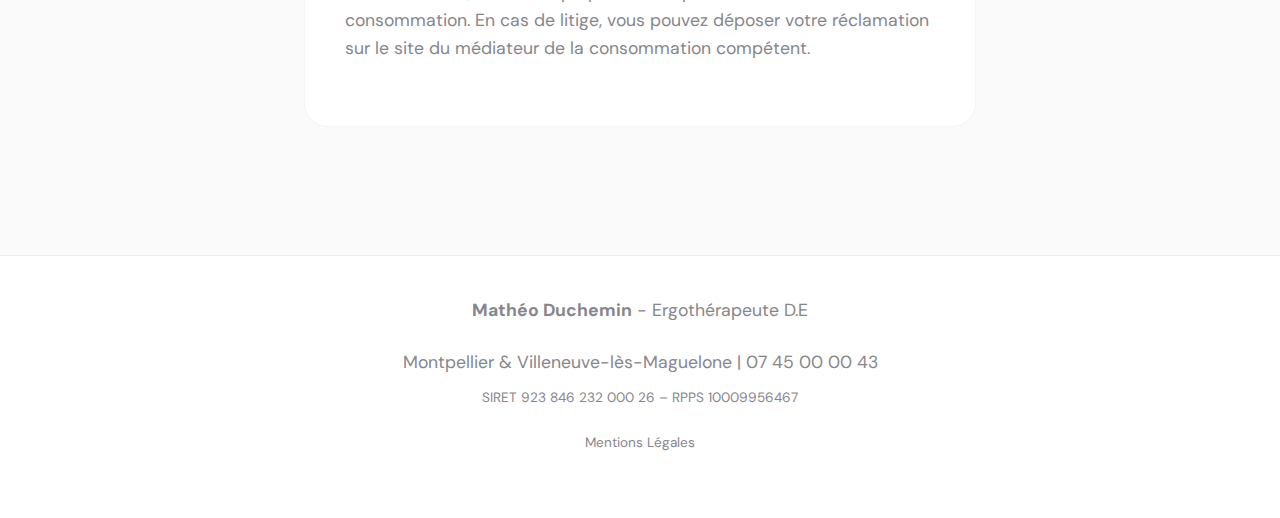
<file: mentions.html>
<!DOCTYPE html>
<html lang="fr">
<head>
    <meta charset="UTF-8">
    <meta name="viewport" content="width=device-width, initial-scale=1.0">
    <title>Mentions Légales | Mathéo Duchemin</title>
    <link href="https://fonts.googleapis.com/css2?family=DM+Sans:wght@400;500;700&display=swap" rel="stylesheet">
    <link rel="stylesheet" href="style.css">
</head>
<body>

    <nav style="padding: 40px 0; text-align: center;">
        <div class="container">
            <a href="index.html" class="btn btn-outline" style="border-radius: 50px; padding: 10px 25px;">
                ← Retour au site
            </a>
        </div>
    </nav>

    <section class="section-padding" style="padding-top: 20px;">
        <div class="container" style="max-width: 800px;">
            
            <h1 class="text-center" style="margin-bottom: 50px;">Mentions Légales</h1>
            
            <div class="card" style="padding: 40px;">
                
                <h3 style="margin-bottom: 15px;">1. Éditeur du site</h3>
                <p>Le site <strong>Mathéo Duchemin - Ergothérapeute</strong> est édité par :</p>
                <p>
                    <strong>Mathéo Duchemin</strong><br>
                    Adresse : Montpellier & Villeneuve-lès-Maguelone<br>
                    Téléphone : 07 45 00 00 43<br>
                    Email : matheoduchemin.ergo@gmail.com
                </p>
                <p>
                    <strong>SIRET :</strong> 923 846 232 000 26<br>
                    <strong>RPPS :</strong> 10009956467
                </p>

                <hr style="border: 0; border-top: 1px solid #eee; margin: 30px 0;">

                <h3 style="margin-bottom: 15px;">2. Hébergement</h3>
                <p>Ce site est hébergé par :</p>
                <p class="text-muted">
                    [Nom de l'hébergeur - ex: OVH / Hostinger]<br>
                    [Adresse de l'hébergeur]<br>
                    [Site web de l'hébergeur]
                </p>

                <hr style="border: 0; border-top: 1px solid #eee; margin: 30px 0;">

                <h3 style="margin-bottom: 15px;">3. Propriété intellectuelle</h3>
                <p>L'ensemble de ce site relève de la législation française et internationale sur le droit d'auteur et la propriété intellectuelle. Tous les droits de reproduction sont réservés, y compris pour les documents téléchargeables et les représentations iconographiques et photographiques.</p>

                <hr style="border: 0; border-top: 1px solid #eee; margin: 30px 0;">

                <h3 style="margin-bottom: 15px;">4. Données personnelles (RGPD)</h3>
                <p>Les informations recueillies via le formulaire de contact (Nom, Email, Téléphone) sont enregistrées dans un fichier informatisé par Mathéo Duchemin pour la gestion des demandes de contact.</p>
                <p>Elles sont conservées pendant la durée nécessaire au traitement de la demande et sont destinées exclusivement à l'usage du cabinet. Conformément à la loi « informatique et libertés », vous pouvez exercer votre droit d'accès aux données vous concernant et les faire rectifier en contactant : matheoduchemin.ergo@gmail.com.</p>

                <hr style="border: 0; border-top: 1px solid #eee; margin: 30px 0;">

                <h3 style="margin-bottom: 15px;">5. Médiation de la consommation</h3>
                <p>Conformément aux articles L.616-1 et R.616-1 du code de la consommation, le cabinet propose un dispositif de médiation de la consommation. En cas de litige, vous pouvez déposer votre réclamation sur le site du médiateur de la consommation compétent.</p>

            </div>
        </div>
    </section>

    <footer style="background-color: white; border-top: 1px solid #eee; padding: 40px 0; text-align: center;">
        <div class="container">
            <p><strong>Mathéo Duchemin</strong> - Ergothérapeute D.E</p>
            <p style="margin: 10px 0;">Montpellier & Villeneuve-lès-Maguelone | 07 45 00 00 43</p>
            <p class="text-muted" style="font-size: 0.85rem;">SIRET 923 846 232 000 26 – RPPS 10009956467</p>
            <p class="text-muted" style="font-size: 0.85rem; margin-top: 10px;"><a href="mentions.html">Mentions Légales</a></p>
        </div>
    </footer>

</body>
</html>
</file>
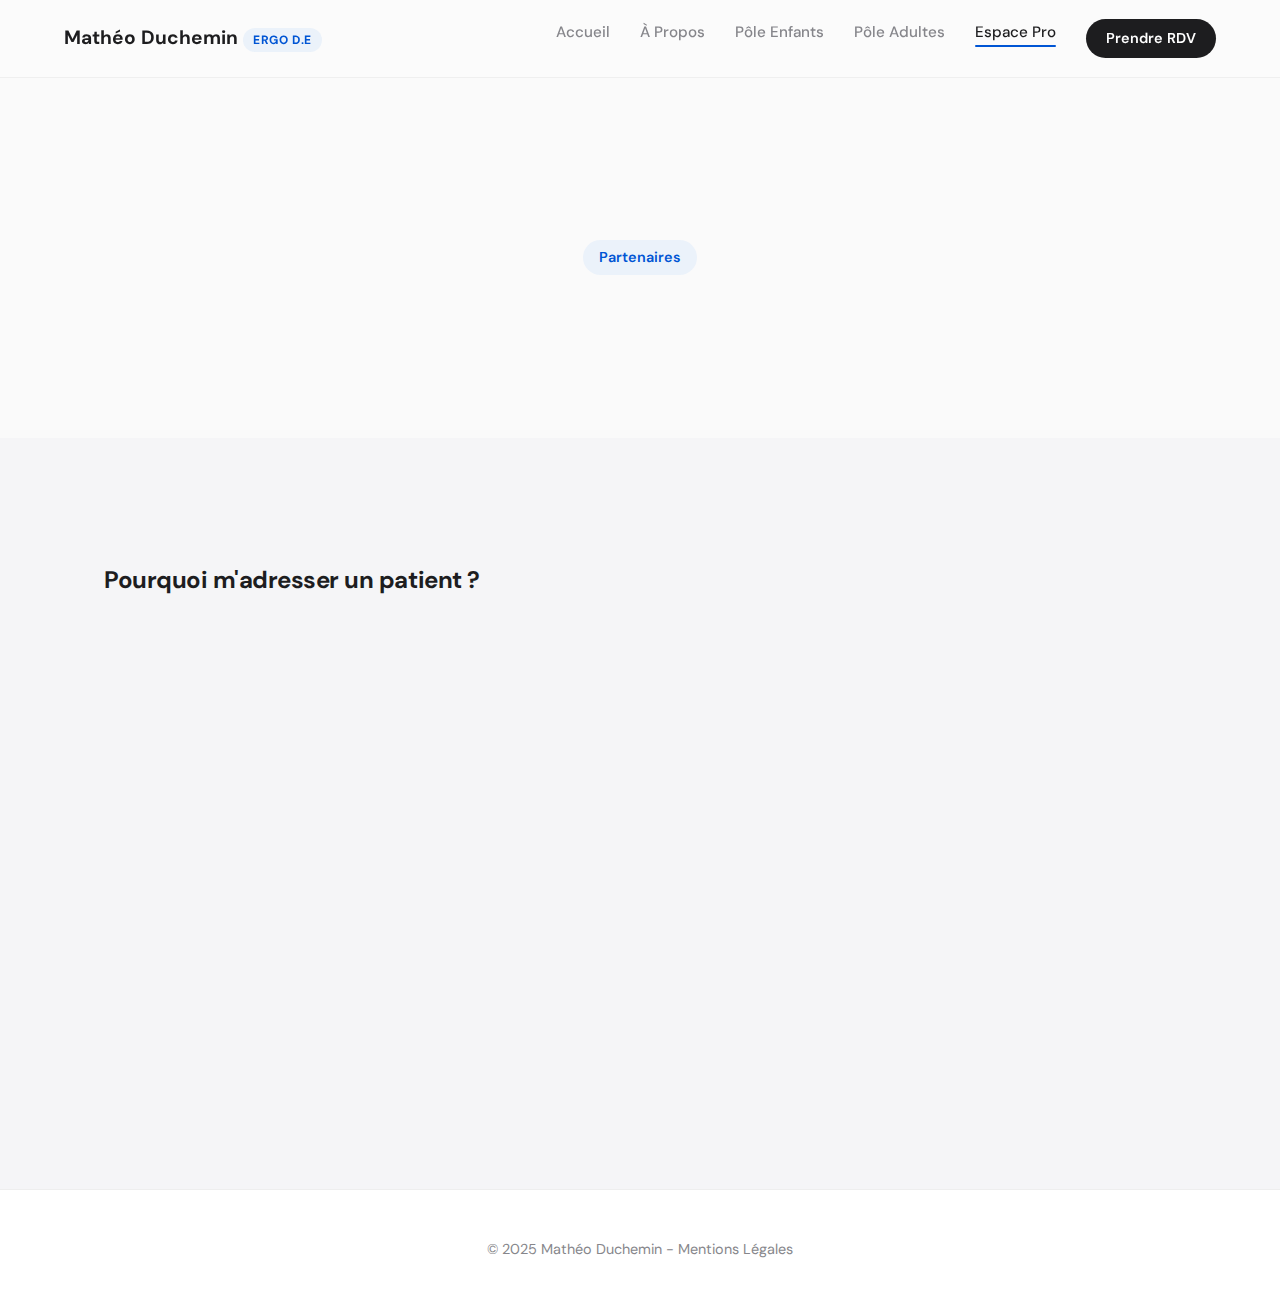
<file: pros.html>
<!DOCTYPE html>
<html lang="fr">
<head>
    <meta charset="UTF-8">
    <meta name="viewport" content="width=device-width, initial-scale=1.0">
    <title>Espace Professionnels | Mathéo Duchemin</title>
    <link href="https://fonts.googleapis.com/css2?family=DM+Sans:wght@400;500;700&display=swap" rel="stylesheet">
    <link rel="stylesheet" href="style.css">
</head>
<body>

    <nav class="navbar">
        <div class="brand"><a href="index.html">Mathéo Duchemin <span>Ergo D.E</span></a></div>
        <ul class="nav-menu">
            <li><a href="index.html" class="nav-link">Accueil</a></li>
            <li><a href="a-propos.html" class="nav-link">À Propos</a></li>
            <li><a href="enfants.html" class="nav-link">Pôle Enfants</a></li>
            <li><a href="adultes.html" class="nav-link">Pôle Adultes</a></li>
            <li><a href="pros.html" class="nav-link active">Espace Pro</a></li>
            <li><a href="contact.html" class="btn btn-primary" style="padding: 8px 20px; font-size: 0.9rem;">Prendre RDV</a></li>
        </ul>
    </nav>

    <header class="hero" style="min-height: 40vh; padding-top: 120px;">
        <div class="container" style="text-align: center;">
            <span class="badge-intro">Partenaires</span>
            <h1 class="animate-in">Travaillons ensemble.</h1>
            <p class="animate-in delay-1" style="max-width: 600px; margin: 0 auto;">
                Médecins, Enseignants, AESH, Paramédicaux. Coordonnons nos soins.
            </p>
        </div>
    </header>

    <section class="section-padding bg-light">
        <div class="container">
            <h3 style="margin-bottom: 30px;">Pourquoi m'adresser un patient ?</h3>
            <div class="grid-2">
                <div class="card animate-in delay-2">
                    <h4>👶 Pédiatrie</h4>
                    <ul style="margin-top: 15px; padding-left: 20px; line-height: 1.8;">
                        <li>Écriture difficile ou fatigante.</li>
                        <li>Signes évoquant un TDA/H avec conséquences dans la vie de tous les jours.</li>
                        <li>Besoin d’un soutien informatique pour faciliter les apprentissages.</li>
                    </ul>
                </div>
                <div class="card animate-in delay-2">
                    <h4>👴 Adultes</h4>
                    <ul style="margin-top: 15px; padding-left: 20px; line-height: 1.8;">
                        <li>Besoin d'aménagement et de rééducation dans le cadre d'un retour à domicile.</li>
                        <li>Besoins d'aménagement de poste (TMS, Burn-out).</li>
                        <li>Perte d'autonomie (Séniors).</li>
                    </ul>
                </div>
            </div>

            <div class="card animate-in delay-3" style="margin-top: 40px; background: white; border: 1px solid var(--color-primary);">
                <div style="display: flex; align-items: center; justify-content: space-between; flex-wrap: wrap; gap: 20px;">
                    <div>
                        <h4 style="margin-bottom: 5px;">Coordination & Réunions</h4>
                        <p style="margin: 0; font-size: 0.95rem;">Je suis disponible pour les ESS, équipes éducatives et synthèses.</p>
                    </div>
                    <a href="contact.html" class="btn btn-primary">Me contacter</a>
                </div>
            </div>
        </div>
    </section>

    <footer style="background: white; border-top: 1px solid #eee; padding: 3rem 5%;">
        <div class="container" style="text-align: center; color: var(--color-text-muted); font-size: 0.9rem;">
            &copy; 2025 Mathéo Duchemin - <a href="mentions.html">Mentions Légales</a>
        </div>
    </footer>
</body>
</html>
</file>
<file: style.css>
/* -----------------------------------------------------------
   1. VARIABLES & DESIGN TOKENS (L'ADN du site)
----------------------------------------------------------- */
:root {
    /* Palette de couleurs "Authentique & Pro" */
    --color-bg: #FAFAFA;          /* Blanc cassé chaud (Apple style) */
    --color-surface: #FFFFFF;     /* Blanc pur pour les cartes */
    --color-text-main: #1D1D1F;   /* Noir adouci (Lisibilité max) */
    --color-text-muted: #86868B;  /* Gris technologique */
    
    --color-primary: #0055D4;     /* Bleu Profond (Confiance médicale) */
    --color-primary-hover: #0044AA;
    
    --color-accent: #D48C70;      /* Terracotta (Touche chaleur/humain) */
    --color-success: #34C759;     /* Vert Apple */
    
    /* Typographie */
    --font-main: 'DM Sans', -apple-system, BlinkMacSystemFont, 'Segoe UI', Roboto, sans-serif;
    
    /* Espacements & Formes */
    --radius-sm: 8px;
    --radius-md: 16px;
    --radius-lg: 24px;
    --radius-pill: 100px;
    
    --spacing-xs: 0.5rem;
    --spacing-sm: 1rem;
    --spacing-md: 2rem;
    --spacing-lg: 4rem;
    --spacing-xl: 8rem;

    /* Ombres (Profondeur) */
    --shadow-sm: 0 2px 8px rgba(0,0,0,0.04);
    --shadow-md: 0 12px 24px rgba(0,0,0,0.06);
    --shadow-lg: 0 24px 48px rgba(0,0,0,0.08);
    --shadow-hover: 0 20px 40px rgba(0, 85, 212, 0.15); /* Lueur bleue au survol */
    
    /* Transitions */
    --ease-out: cubic-bezier(0.215, 0.61, 0.355, 1);
}

/* -----------------------------------------------------------
   2. RESET & BASE (Fondations ergonomiques)
----------------------------------------------------------- */
*, *::before, *::after {
    box-sizing: border-box;
    margin: 0;
    padding: 0;
}

html {
    scroll-behavior: smooth;
    font-size: 16px;
}

body {
    background-color: var(--color-bg);
    color: var(--color-text-main);
    font-family: var(--font-main);
    line-height: 1.6;
    -webkit-font-smoothing: antialiased; /* Rendu texte net sur Mac */
}

h1, h2, h3, h4 {
    letter-spacing: -0.02em; /* Kerning serré moderne */
    line-height: 1.2;
    font-weight: 700;
}

h1 { font-size: clamp(2.5rem, 5vw, 4rem); }
h2 { font-size: clamp(2rem, 4vw, 3rem); margin-bottom: var(--spacing-md); }
h3 { font-size: 1.5rem; margin-bottom: var(--spacing-sm); }
p { margin-bottom: 1.5rem; color: var(--color-text-muted); font-size: 1.1rem; }

a { text-decoration: none; color: inherit; transition: all 0.3s var(--ease-out); }
ul { list-style: none; }

/* -----------------------------------------------------------
   3. COMPOSANTS D'INTERFACE (UI Kit)
----------------------------------------------------------- */

/* Navigation Glassmorphism */
.navbar {
    position: sticky;
    top: 0;
    width: 100%;
    z-index: 1000;
    background: rgba(250, 250, 250, 0.85);
    backdrop-filter: blur(20px);
    -webkit-backdrop-filter: blur(20px);
    border-bottom: 1px solid rgba(0,0,0,0.05);
    padding: 1.2rem 5%;
    display: flex;
    justify-content: space-between;
    align-items: center;
}

.brand {
    font-weight: 700;
    font-size: 1.2rem;
    display: flex;
    align-items: center;
    gap: 10px;
}

.brand span {
    background: #EBF2FA;
    color: var(--color-primary);
    font-size: 0.75rem;
    padding: 4px 10px;
    border-radius: var(--radius-pill);
    text-transform: uppercase;
    letter-spacing: 0.05em;
}

.nav-menu {
    display: flex;
    gap: 30px;
}

.nav-link {
    font-size: 0.95rem;
    font-weight: 500;
    color: var(--color-text-muted);
    position: relative;
}

.nav-link:hover, .nav-link.active {
    color: var(--color-text-main);
}

.nav-link.active::after {
    content: '';
    position: absolute;
    bottom: -5px;
    left: 0;
    width: 100%;
    height: 2px;
    background: var(--color-primary);
    border-radius: 2px;
}

/* Boutons Premium */
.btn {
    display: inline-flex;
    align-items: center;
    justify-content: center;
    padding: 14px 28px;
    border-radius: var(--radius-pill);
    font-weight: 600;
    transition: transform 0.2s var(--ease-out), box-shadow 0.2s;
    cursor: pointer;
    border: none;
}

.btn-primary {
    background: var(--color-text-main);
    color: white;
}

.btn-primary:hover {
    background: var(--color-primary);
    transform: translateY(-2px);
    box-shadow: 0 10px 20px rgba(0,0,0,0.15);
}

.btn-outline {
    background: transparent;
    border: 1px solid rgba(0,0,0,0.1);
}

.btn-outline:hover {
    border-color: var(--color-primary);
    color: var(--color-primary);
    background: #F5F9FF;
}

/* Cartes (Le cœur du design) */
.card {
    background: var(--color-surface);
    border-radius: var(--radius-lg);
    padding: 2.5rem;
    border: 1px solid rgba(0,0,0,0.04);
    transition: all 0.4s var(--ease-out);
    position: relative;
    overflow: hidden;
}

.card:hover {
    transform: translateY(-8px);
    box-shadow: var(--shadow-hover);
    border-color: rgba(0, 85, 212, 0.1);
}

.card-icon {
    font-size: 2.5rem;
    margin-bottom: 1.5rem;
    background: #F5F5F7;
    width: 60px;
    height: 60px;
    display: flex;
    align-items: center;
    justify-content: center;
    border-radius: 50%;
}

/* -----------------------------------------------------------
   4. SECTIONS & LAYOUT
----------------------------------------------------------- */
.container {
    max-width: 1200px;
    margin: 0 auto;
    padding: 0 5%;
}

.hero {
    min-height: 85vh;
    display: flex;
    align-items: center;
    padding-top: var(--spacing-lg);
    position: relative;
}

.hero-grid {
    display: grid;
    grid-template-columns: 1.2fr 1fr;
    gap: var(--spacing-lg);
    align-items: center;
}

.badge-intro {
    display: inline-block;
    color: var(--color-primary);
    font-weight: 600;
    margin-bottom: 1rem;
    background: #EBF2FA;
    padding: 6px 16px;
    border-radius: var(--radius-pill);
    font-size: 0.9rem;
}

.grid-3 {
    display: grid;
    grid-template-columns: repeat(auto-fit, minmax(320px, 1fr));
    gap: 30px;
    margin-top: var(--spacing-lg);
}

.grid-2 {
    display: grid;
    grid-template-columns: 1fr 1fr;
    gap: var(--spacing-lg);
    align-items: center;
}

/* Section avec fond alterné */
.bg-light { background: #F5F5F7; }
.section-padding { padding: var(--spacing-xl) 0; }

/* -----------------------------------------------------------
   5. PAGES INTERNES SPECIFIQUES
----------------------------------------------------------- */
/* Onglets pour Page Enfants */
.tabs-container {
    display: flex;
    justify-content: center;
    gap: 15px;
    margin-bottom: var(--spacing-md);
    flex-wrap: wrap;
}

.tab-btn {
    padding: 12px 24px;
    border-radius: var(--radius-pill);
    background: white;
    border: 1px solid #eee;
    font-weight: 500;
    cursor: pointer;
}

.tab-btn.active-tab {
    background: var(--color-text-main);
    color: white;
    border-color: var(--color-text-main);
}

/* Formulaire Contact */
.contact-form {
    background: white;
    padding: 3rem;
    border-radius: var(--radius-lg);
    box-shadow: var(--shadow-md);
}

.form-group { margin-bottom: 1.5rem; }
.form-label { display: block; margin-bottom: 0.5rem; font-weight: 500; font-size: 0.9rem; }
.form-input {
    width: 100%;
    padding: 16px;
    border: 1px solid #E5E5E5;
    border-radius: var(--radius-sm);
    font-family: inherit;
    font-size: 1rem;
    transition: border-color 0.2s;
    background: #FAFAFA;
}

.form-input:focus {
    outline: none;
    border-color: var(--color-primary);
    background: white;
    box-shadow: 0 0 0 4px rgba(0, 85, 212, 0.1);
}

/* -----------------------------------------------------------
   6. ANIMATIONS & RESPONSIVE
----------------------------------------------------------- */
@keyframes fadeInUp {
    from { opacity: 0; transform: translateY(20px); }
    to { opacity: 1; transform: translateY(0); }
}

.animate-in {
    animation: fadeInUp 0.8s var(--ease-out) forwards;
    opacity: 0; /* Pour éviter le flash */
}

.delay-1 { animation-delay: 0.1s; }
.delay-2 { animation-delay: 0.2s; }
.delay-3 { animation-delay: 0.3s; }

/* Mobile */
@media (max-width: 900px) {
    .hero-grid, .grid-2 { grid-template-columns: 1fr; text-align: center; }
    .hero { min-height: auto; padding: 6rem 0; }
    .navbar { flex-direction: column; gap: 1rem; }
    .nav-menu { gap: 15px; font-size: 0.9rem; flex-wrap: wrap; justify-content: center; }
    h1 { font-size: 2.5rem; }
}
</file>
